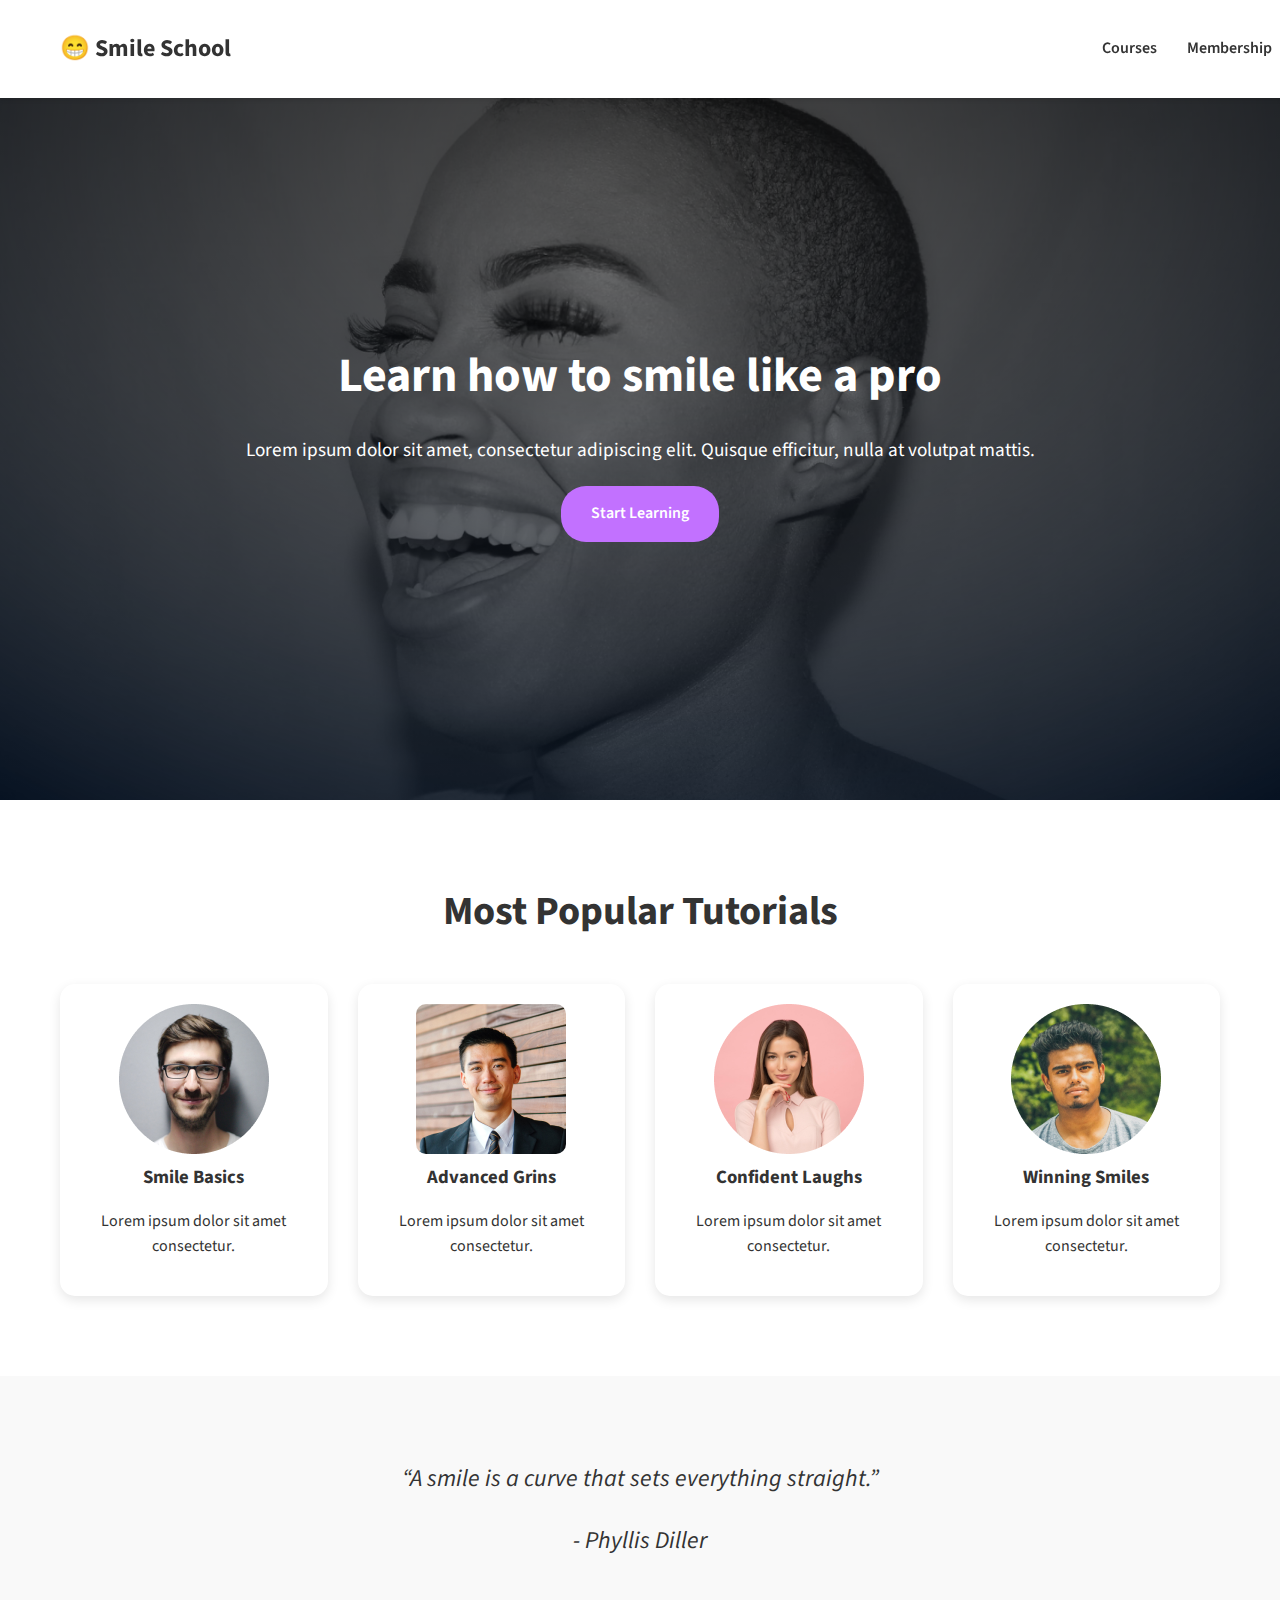
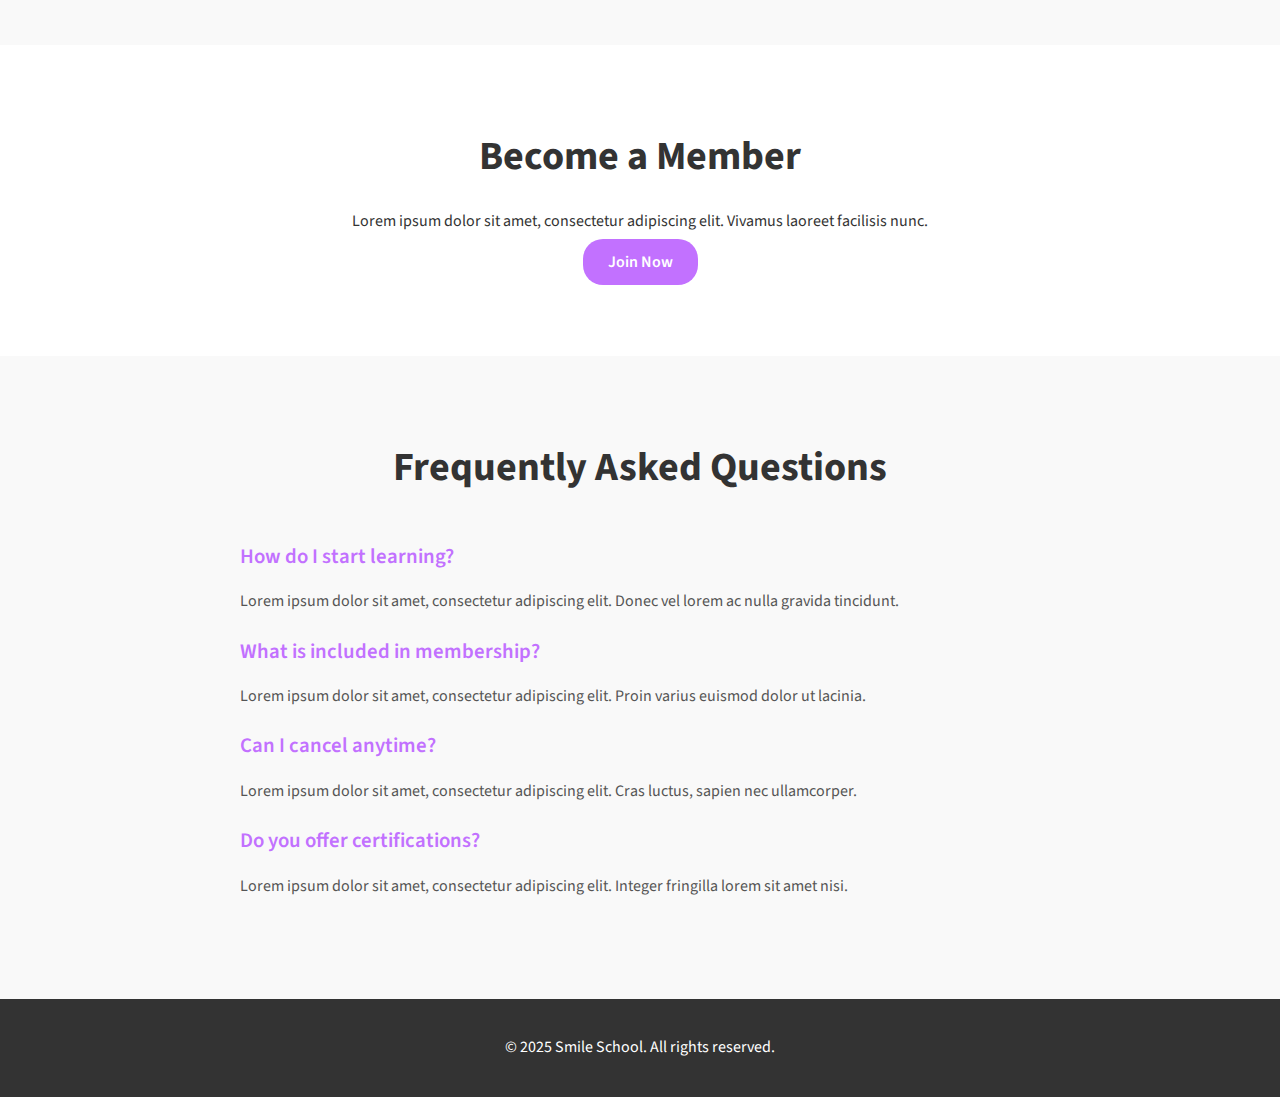
<file: css_advanced/index.html>
<!DOCTYPE html>
<html lang="en">
<head>
  <meta charset="UTF-8">
  <meta name="viewport" content="width=device-width, initial-scale=1.0">
  <title>Smile School</title>
  <link rel="stylesheet" href="styles.css">
  <link href="https://fonts.googleapis.com/css2?family=Source+Sans+Pro:wght@400;600;700&display=swap" rel="stylesheet">
</head>
<body class="works_on_smartphone">

  <!-- Header -->
  <header class="site-header">
    <div class="logo">😁 Smile School</div>
    <nav>
      <ul>
        <li><a href="#">Courses</a></li>
        <li><a href="#">Membership</a></li>
        <li><a href="#">Login</a></li>
      </ul>
    </nav>
  </header>

  <!-- Banner -->
  <section class="banner">
    <div class="overlay"></div>
    <div class="banner-text">
      <h1>Learn how to smile like a pro</h1>
      <p>Lorem ipsum dolor sit amet, consectetur adipiscing elit. Quisque efficitur, nulla at volutpat mattis.</p>
      <a href="#" class="btn">Start Learning</a>
    </div>
  </section>

  <!-- Popular Tutorials -->
  <section class="tutorials">
    <h2>Most Popular Tutorials</h2>
    <div class="tutorial-grid">
      <div class="tutorial-card">
        <img src="images/1.png" alt="Tutorial 1">
        <h3>Smile Basics</h3>
        <p>Lorem ipsum dolor sit amet consectetur.</p>
      </div>
      <div class="tutorial-card">
        <img src="images/2.png" alt="Tutorial 2">
        <h3>Advanced Grins</h3>
        <p>Lorem ipsum dolor sit amet consectetur.</p>
      </div>
      <div class="tutorial-card">
        <img src="images/3.png" alt="Tutorial 3">
        <h3>Confident Laughs</h3>
        <p>Lorem ipsum dolor sit amet consectetur.</p>
      </div>
      <div class="tutorial-card">
        <img src="images/4.png" alt="Tutorial 4">
        <h3>Winning Smiles</h3>
        <p>Lorem ipsum dolor sit amet consectetur.</p>
      </div>
    </div>
  </section>

  <!-- Quotes -->
  <section class="quotes">
    <blockquote>
      “A smile is a curve that sets everything straight.”
    </blockquote>
    <p>- Phyllis Diller</p>
  </section>

  <!-- Membership -->
  <section class="membership">
    <h2>Become a Member</h2>
    <p>Lorem ipsum dolor sit amet, consectetur adipiscing elit. Vivamus laoreet facilisis nunc.</p>
    <a href="#" class="btn">Join Now</a>
  </section>

  <!-- FAQ -->
  <section class="faq">
    <h2>Frequently Asked Questions</h2>
    <div class="faq-item">
      <h3>How do I start learning?</h3>
      <p>Lorem ipsum dolor sit amet, consectetur adipiscing elit. Donec vel lorem ac nulla gravida tincidunt.</p>
    </div>
    <div class="faq-item">
      <h3>What is included in membership?</h3>
      <p>Lorem ipsum dolor sit amet, consectetur adipiscing elit. Proin varius euismod dolor ut lacinia.</p>
    </div>
    <div class="faq-item">
      <h3>Can I cancel anytime?</h3>
      <p>Lorem ipsum dolor sit amet, consectetur adipiscing elit. Cras luctus, sapien nec ullamcorper.</p>
    </div>
    <div class="faq-item">
      <h3>Do you offer certifications?</h3>
      <p>Lorem ipsum dolor sit amet, consectetur adipiscing elit. Integer fringilla lorem sit amet nisi.</p>
    </div>
  </section>

  <!-- Footer -->
  <footer class="site-footer">
    <p>© 2025 Smile School. All rights reserved.</p>
  </footer>

</body>
</html>
</file>
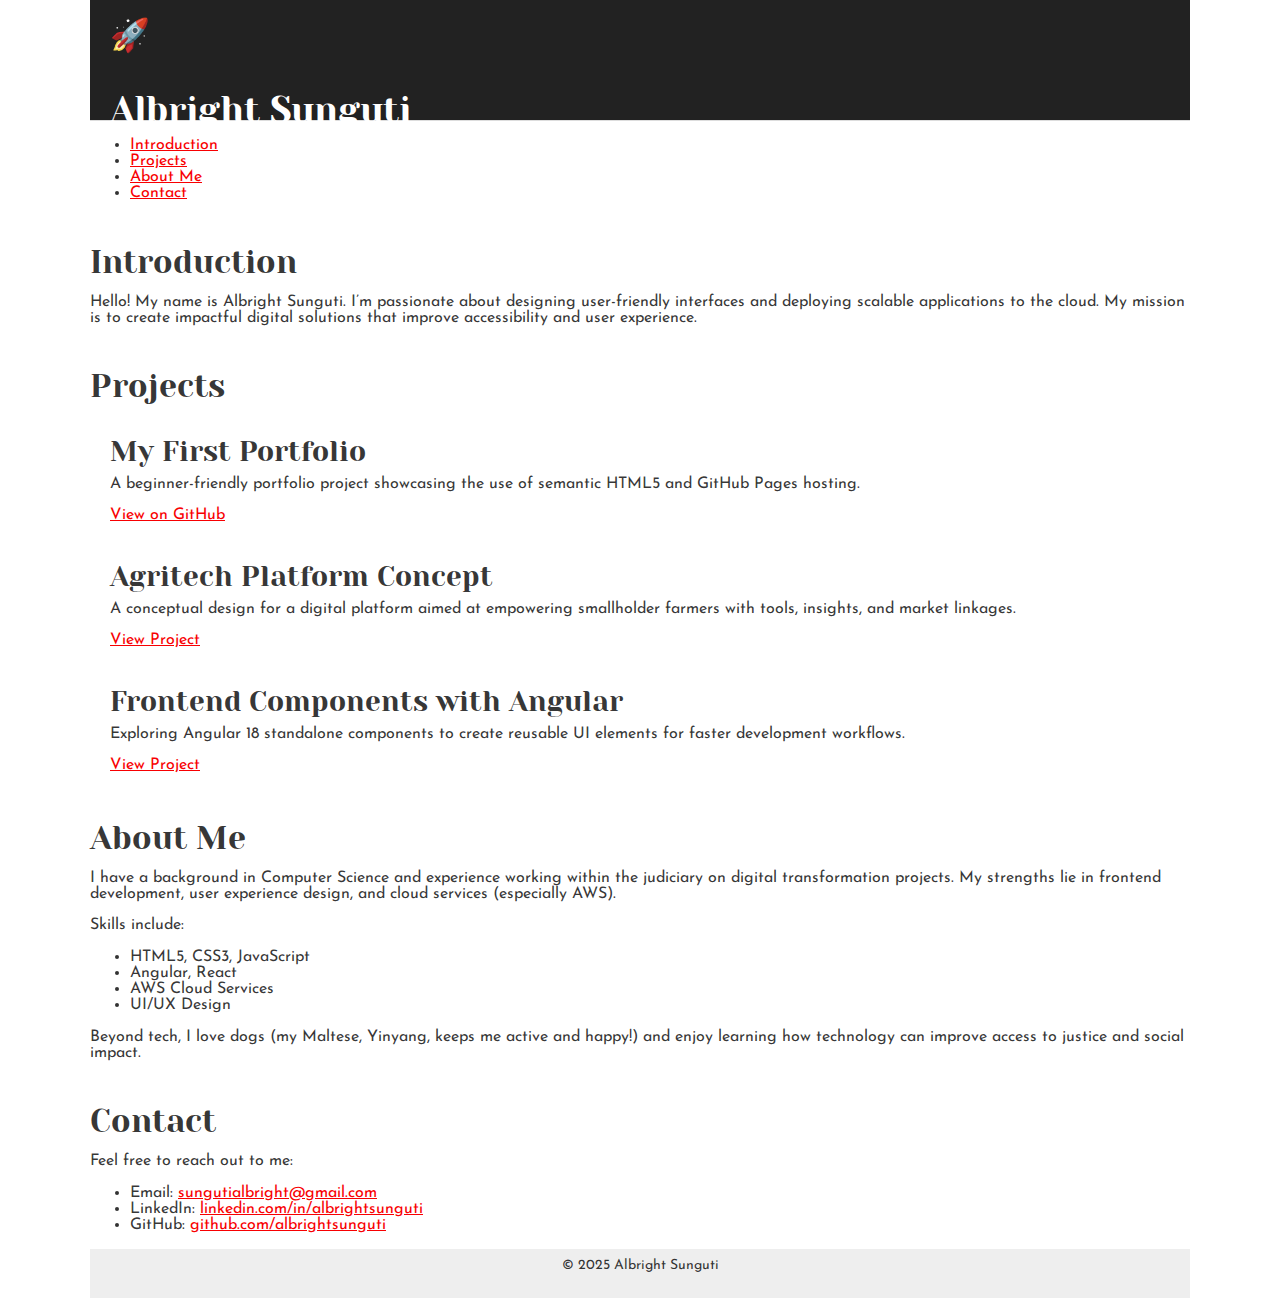
<file: css_basic/index.html>
<!DOCTYPE html>
<html lang="en">
<head>
    <meta name="viewport" content="width=device-width, initial-scale=1.0">
  <meta charset="utf-8">
  <title>Albright Sunguti - Personal Portfolio</title>
  <link href="base.css" rel="stylesheet">
<link href="styles.css" rel="stylesheet">

</head>
    <body class="works_on_smartphone">
  <!-- Header -->
  <header>
    <li class="logo">&#128640;</li>
    <h1>Albright Sunguti</h1>
    <p>Frontend Developer | Cloud Enthusiast | Lifelong Learner</p>
  </header>

  <!-- Navigation -->
  <nav>
    <ul>
      <li><a href="#introduction">Introduction</a></li>
      <li><a href="#projects">Projects</a></li>
      <li><a href="#about">About Me</a></li>
      <li><a href="#contact">Contact</a></li>
    </ul>
  </nav>

  <!-- Introduction Section -->
  <section id="introduction">
    <h2>Introduction</h2>
    <p>Hello! My name is Albright Sunguti. I’m passionate about designing user-friendly interfaces and deploying scalable applications to the cloud. My mission is to create impactful digital solutions that improve accessibility and user experience.</p>
  </section>

  <!-- Projects Section -->
  <section id="projects">
    <h2>Projects</h2>

    <article class="project">
      <h3>My First Portfolio</h3>
      <p>A beginner-friendly portfolio project showcasing the use of semantic HTML5 and GitHub Pages hosting.</p>
      <a href="https://github.com/albrightsunguti/My_First_Portfolio" target="_blank">View on GitHub</a>
    </article>

    <article class="project">
      <h3>Agritech Platform Concept</h3>
      <p>A conceptual design for a digital platform aimed at empowering smallholder farmers with tools, insights, and market linkages.</p>
      <a href="https://example.com/agritech" target="_blank">View Project</a>
    </article>

    <article class="project">
      <h3>Frontend Components with Angular</h3>
      <p>Exploring Angular 18 standalone components to create reusable UI elements for faster development workflows.</p>
      <a href="https://example.com/angular-components" target="_blank">View Project</a>
    </article>
  </section>

  <!-- About Me Section -->
  <section id="about">
    <h2>About Me</h2>
    <p>I have a background in Computer Science and experience working within the judiciary on digital transformation projects. My strengths lie in frontend development, user experience design, and cloud services (especially AWS).</p>
    <p>Skills include:</p>
    <ul>
      <li>HTML5, CSS3, JavaScript</li>
      <li>Angular, React</li>
      <li>AWS Cloud Services</li>
      <li>UI/UX Design</li>
    </ul>
    <p>Beyond tech, I love dogs (my Maltese, Yinyang, keeps me active and happy!) and enjoy learning how technology can improve access to justice and social impact.</p>
  </section>

  <!-- Contact Section -->
  <section id="contact">
    <h2>Contact</h2>
    <p>Feel free to reach out to me:</p>
    <ul>
      <li>Email: <a href="mailto:sungutialbright@gmail.com">sungutialbright@gmail.com</a></li>
      <li>LinkedIn: <a href="https://www.linkedin.com/in/albrightsunguti" target="_blank">linkedin.com/in/albrightsunguti</a></li>
      <li>GitHub: <a href="https://github.com/albrightsunguti" target="_blank">github.com/albrightsunguti</a></li>
    </ul>
  </section>

  <!-- Footer -->
  <footer>
    <p>&copy; 2025 Albright Sunguti</p>
  </footer>
</body>
</html>
</file>
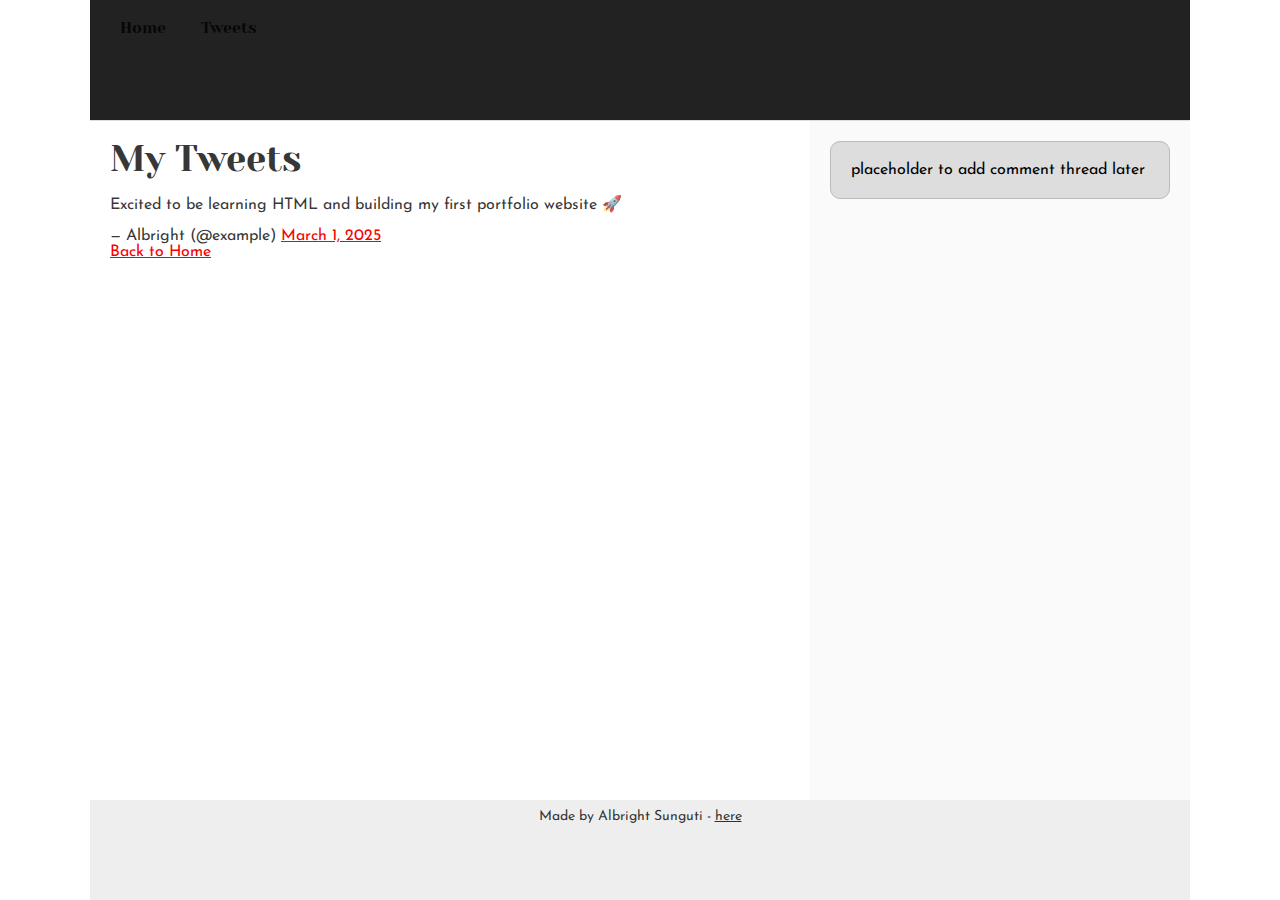
<file: css_basic/tweets.html>
<!DOCTYPE html>
<html lang="en">
<head>
  <meta charset="UTF-8">
  <meta name="viewport" content="width=device-width, initial-scale=1.0">
  <title>My Tweets</title>
  <link href="base.css" rel="stylesheet">
<link href="styles.css" rel="stylesheet">

</head>
<body>
  <header>
    <ul>
      <li><a href="index.html">Home</a></li>
      <li><a href="tweets.html">Tweets</a></li>
    </ul>
  </header>

  <main>
    <article>
      <h1>My Tweets</h1>

      <!-- Example embedded tweet -->
      <blockquote class="twitter-tweet">
        <p lang="en" dir="ltr">Excited to be learning HTML and building my first portfolio website 🚀</p>
        &mdash; Albright (@example)
        <a href="https://twitter.com/example/status/1234567890">March 1, 2025</a>
      </blockquote>
      <script async src="https://platform.twitter.com/widgets.js" charset="utf-8"></script>

      <!-- Link back to homepage -->
      <p><a href="index.html">Back to Home</a></p>
    </article>

    <aside>
      <p>placeholder to add comment thread later</p>
    </aside>
  </main>

  <footer><p>Made by Albright Sunguti - <a href="https://github.com/sunguti-albright" target="_blank">here</a></p></footer>
</body>
</html>
</file>
<file: css_advanced/styles.css>
/* General Styles */
body {
    margin: 0;
    font-family: 'Source Sans Pro', sans-serif;
    line-height: 1.6;
    color: #333;
  }
  
  h1, h2, h3 {
    margin: 0 0 15px;
  }
  
  a {
    text-decoration: none;
    color: inherit;
  }
  
  /* Header */
  .site-header {
    display: flex;
    justify-content: space-between;
    align-items: center;
    padding: 20px 60px;
    background: #fff;
    position: fixed;
    top: 0;
    width: 100%;
    z-index: 1000;
    box-shadow: 0 2px 4px rgba(0,0,0,0.1);
  }
  
  .site-header .logo {
    font-weight: 700;
    font-size: 1.5rem;
  }
  
  .site-header nav ul {
    display: flex;
    list-style: none;
    gap: 30px;
  }
  
  .site-header nav ul li a {
    font-weight: 600;
    color: #333;
    transition: color 0.3s;
  }
  
  .site-header nav ul li a:hover {
    color: #C271FF;
  }
  
  /* Banner */
  .banner {
    position: relative;
    background: url("images/Object.png") no-repeat center top;
    background-size: cover;
    min-height: 600px;
    display: flex;
    align-items: center;
    justify-content: center;
    padding: 60px 20px;
    margin-top: 80px; /* push down below header */
    text-align: center;
    color: white;
  }
  
  .banner .overlay {
    position: absolute;
    top: 0;
    left: 0;
    width: 100%;
    height: 100%;
    background: linear-gradient(180deg, rgba(0,0,0,0.6) 0%, rgba(0,0,0,0.2) 100%);
    z-index: 1;
  }
  
  .banner-text {
    position: relative;
    z-index: 2;
    max-width: 800px;
  }
  
  .banner-text h1 {
    font-size: 3rem;
    font-weight: 700;
  }
  
  .banner-text p {
    margin: 20px 0;
    font-size: 1.2rem;
  }
  
  .banner .btn {
    background-color: #C271FF;
    color: #fff;
    padding: 15px 30px;
    border-radius: 25px;
    font-weight: 600;
    display: inline-block;
    transition: background 0.3s;
  }
  
  .banner .btn:hover {
    background-color: #a050cc;
  }
  
  /* Tutorials */
  .tutorials {
    padding: 80px 60px;
    text-align: center;
  }
  
  .tutorials h2 {
    font-size: 2.5rem;
    margin-bottom: 40px;
  }
  
  .tutorial-grid {
    display: grid;
    grid-template-columns: repeat(auto-fit, minmax(220px, 1fr));
    gap: 30px;
  }
  
  .tutorial-card {
    background: #fff;
    padding: 20px;
    border-radius: 15px;
    box-shadow: 0 4px 12px rgba(0,0,0,0.1);
    transition: transform 0.3s;
  }
  
  .tutorial-card:hover {
    transform: translateY(-5px);
  }
  
  .tutorial-card img {
    max-width: 100%;
    border-radius: 10px;
  }
  
  /* Quotes */
  .quotes {
    background: #f9f9f9;
    padding: 60px 20px;
    text-align: center;
    font-style: italic;
    font-size: 1.5rem;
  }
  
  /* Membership */
  .membership {
    padding: 80px 60px;
    text-align: center;
    background: #fff;
  }
  
  .membership h2 {
    font-size: 2.5rem;
    margin-bottom: 20px;
  }
  
  .membership .btn {
    margin-top: 20px;
    background: #C271FF;
    color: #fff;
    padding: 12px 25px;
    border-radius: 20px;
    font-weight: 600;
    transition: background 0.3s;
  }
  
  .membership .btn:hover {
    background: #a050cc;
  }
  
  /* FAQ */
  .faq {
    padding: 80px 60px;
    background: #f9f9f9;
  }
  
  .faq h2 {
    font-size: 2.5rem;
    margin-bottom: 40px;
    text-align: center;
  }
  
  .faq-item {
    max-width: 800px;
    margin: 20px auto;
    text-align: left;
  }
  
  .faq-item h3 {
    font-size: 1.3rem;
    margin-bottom: 10px;
    font-weight: 600;
    color: #C271FF;
  }
  
  .faq-item p {
    font-size: 1rem;
    color: #555;
  }
  
  /* Footer */
  .site-footer {
    background: #333;
    color: #fff;
    text-align: center;
    padding: 20px;
  }
</file>
<file: css_basic/base.css>
/* Importing webfonts */
/* (If you're learning CSS, you should disregard that) */

@import url(https://fonts.googleapis.com/css?family=Yeseva+One);
@import url(https://fonts.googleapis.com/css?family=Josefin+Sans:400,700,700italic,400italic);


/* CSS reset rules */

html, body {
	height: 100%;
	min-height: 100%;
}
html, body, div, span, applet, object, iframe,
h1, h2, h3, h4, h5, h6, p, blockquote, pre,
a, abbr, acronym, address, big, cite, code,
del, dfn, img, ins, kbd, q, s, samp,
small, strike, sub, sup, tt, var,
b, u, i, center,
dl, dt, dd,
fieldset, form, label, legend,
table, caption, tbody, tfoot, thead, tr, th, td,
article, aside, canvas, details, embed, 
figure, figcaption, footer, header, hgroup, 
menu, nav, output, ruby, section, summary,
time, mark, audio, video {
	margin: 0;
	padding: 0;
	border: 0;
	font-size: 100%;
	font: inherit;
	vertical-align: baseline;
}
/* HTML5 display-role reset for older browsers */
article, aside, details, figcaption, figure, 
footer, header, hgroup, menu, nav, section {
	display: block;
}
body {
	line-height: 1;
}
blockquote, q {
	quotes: none;
}
blockquote:before, blockquote:after,
q:before, q:after {
	content: '';
	content: none;
}
table {
	border-collapse: collapse;
	border-spacing: 0;
}


/* Fonts and colors */

body {
	font-family: 'Josefin Sans', serif;
	color: rgba(0, 0, 0, 0.8);
}
h1, h2, h3, h4, h5, h6, header {
	font-family: 'Yeseva One', sans-serif;
}
article {
}
header {
	border-bottom: 1px solid rgb(221,221,221);
	transition: border-bottom-color 1s ease;
}
header a {
	color: rgba(0, 0, 0, 0.8);
}
aside {
	background: #FAFAFA;
}
aside p {
	border: 1px solid #bbb;
	background: #ddd;
	color: black;
}
footer a {
	color: rgba(0, 0, 0, 0.8);
}
a {
	color: #F80002;
}


/* Positioning and margins */

@media (min-width: 1100px) {
	body {
		width: 1100px;
		margin: 0 auto;
	}
}

article {
	padding: 50px 15px;
}
article > *:first-child {
	margin-top: 0;
}
aside {
	padding: 50px 15px;
}
header .right {
	float: right;
	margin: 0 10px 15px;
}


/* Header */
header {
	padding: 20px 0;
	height: 80px;
}
header ul {
	list-style: none;
	margin: 0;
	padding: 0;
}
header li {
	display: inline;
	vertical-align:middle;
}
header li:first-child {
	margin: 0;
}
header li a {
	margin: 0 10px;
}
header li.logo {
	font-size: 36px;
}
header a {
	text-decoration: none;
}


/* Aside */

aside p {
	border-radius: 10px;
	padding: 20px 20px;
}


/* Footer */

footer {
	padding: 5px 15px;
	height: 80px;
}


/* Text styles and margins */

p {
	margin-bottom: 15px;
}
h1 {
	font-size: 36px;
	margin: 40px 0 20px;
}
h2 {
	font-size: 32px;
	margin: 30px 0 15px;
}
h3 {
	font-size: 28px;
	margin: 25px 0 10px;
}
h4 {
	font-size: 20px;
	font-weight: bold;
	margin: 20px 0 10px;
}
h5 {
	font-size: 18px;
	font-weight: bold;
	margin: 15px 0 10px;
}
h6 {
	font-weight: bold;
	margin: 5px 0;
}

@media (max-width: 800px) {
  body.works_on_smartphone {
  	display: block;
  }
  body.works_on_smartphone main {
  	display: block;
  }
  header .right {
  	float: none;
  }
}
</file>
<file: css_basic/styles.css>
/* 1. Flexbox positioning */

/* Body contains header, main, footer stacked */
body {
    display: flex;
    flex-direction: column;
    min-height: 100vh;
  }
  
  /* Main contains article + aside side by side */
  main {
    display: flex;
    flex-direction: row;
    flex: auto; /* let it expand */
  }
  
  /* Article: 2/3 width */
  article {
    flex: 2;
    overflow-y: auto;
    padding: 20px;
    background-color: #fff;
  }
  
  /* Aside: 1/3 width */
  aside {
    flex: 1;
    overflow-y: auto;
    padding: 20px;
    background-color: #fafafa;
  }
  
  /* Some spacing for children of main */
  main > * {
    box-sizing: border-box;
  }
  
  /* 3. Some more styling (colors, borders, etc.) */
  header {
    background-color: #222;
    color: white;
    padding: 20px;
  }
  
  header ul {
    display: flex;
    align-items: center;
    gap: 15px;
  }
  
  header li.logo {
    font-size: 32px;
  }
  
  footer {
    text-align: center;
    background-color: #eee;
    padding: 10px;
    font-size: 14px;
  }
</file>
